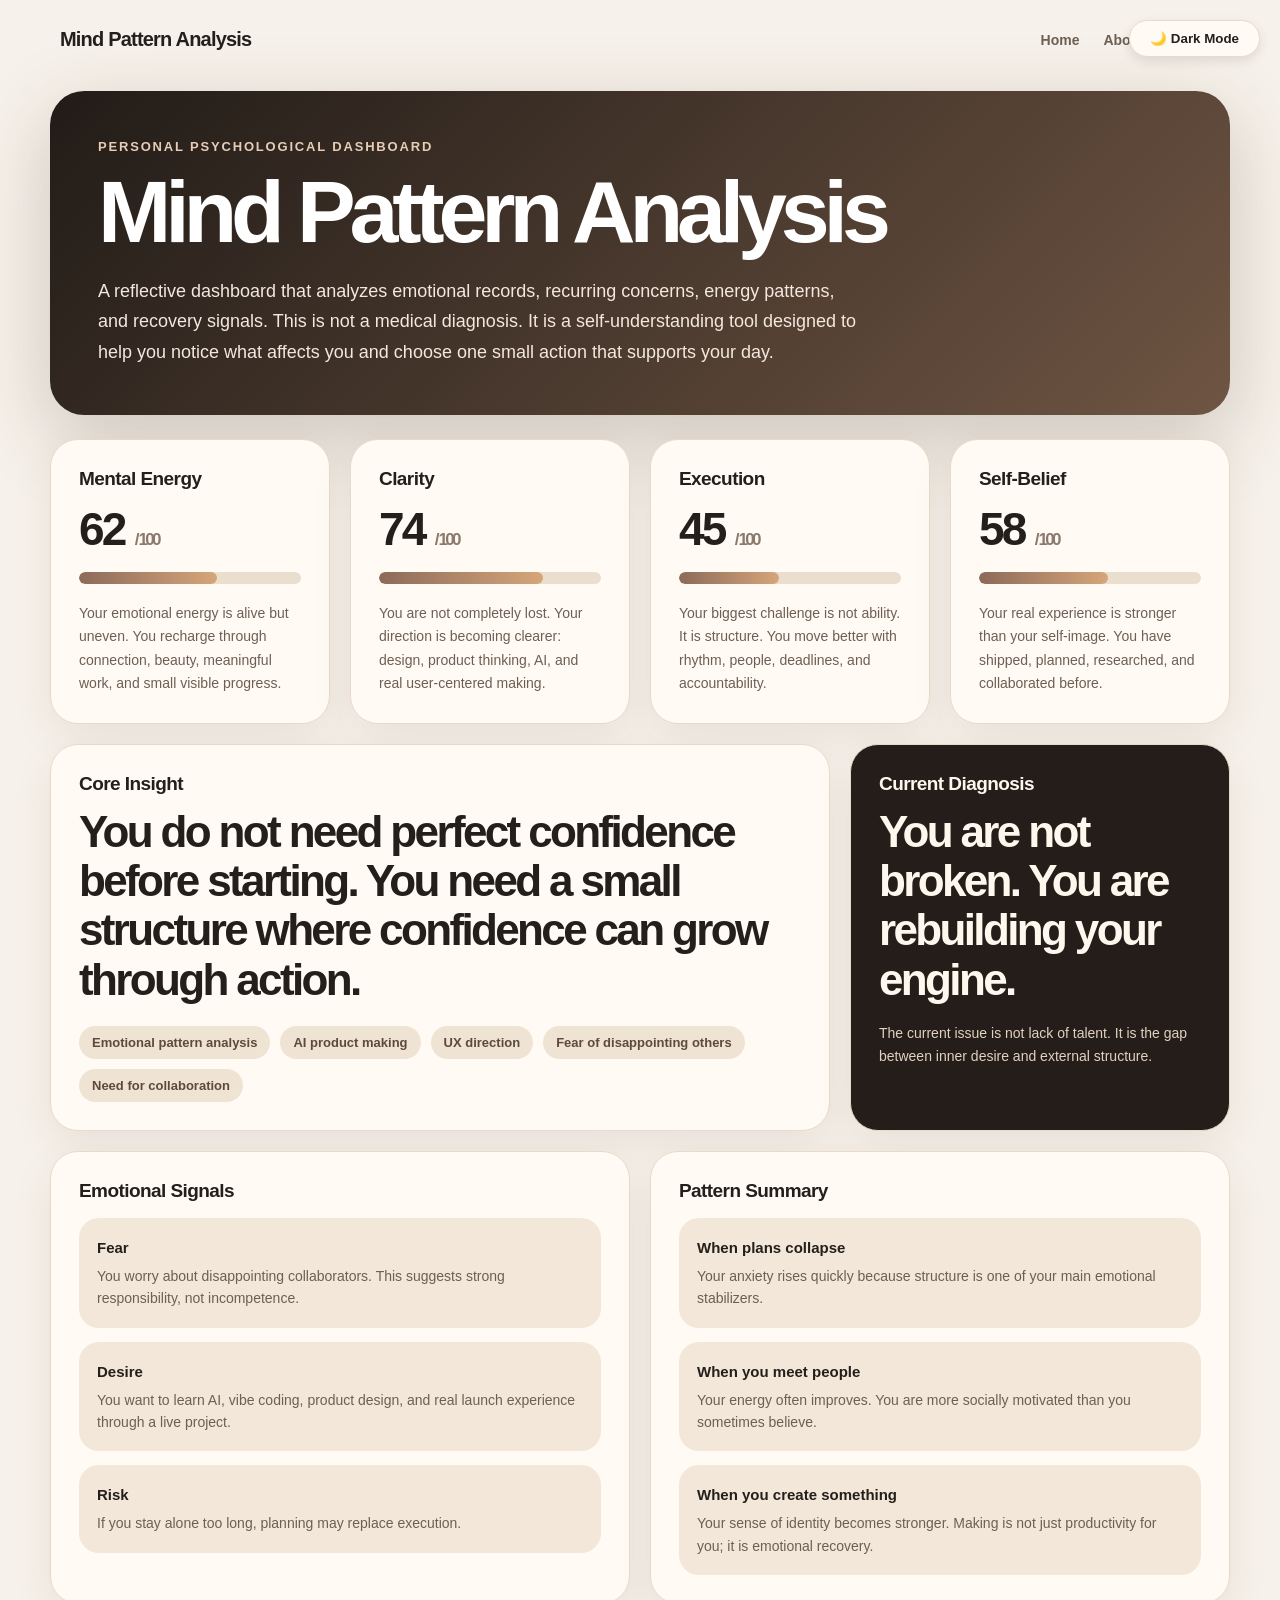
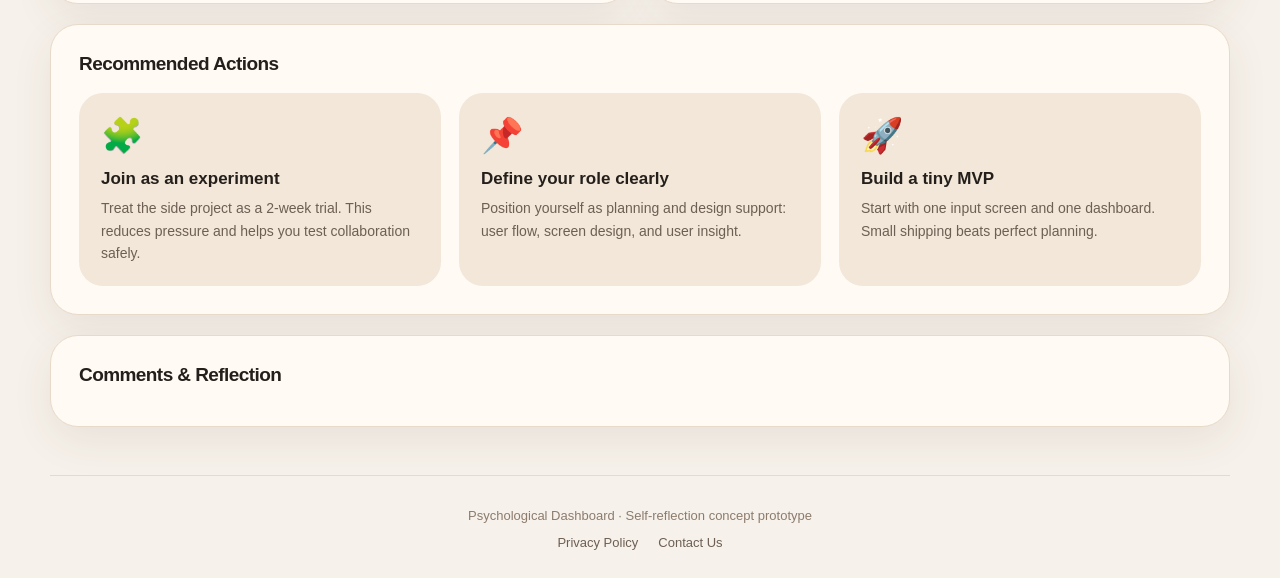
<file: index.html>
<!DOCTYPE html>
<html lang="en">
<head>
  <meta charset="UTF-8" />
  <!-- Google tag (gtag.js) -->
  <script async src="https://www.googletagmanager.com/gtag/js?id=G-PSB7CBR5FW"></script>
  <script>
    window.dataLayer = window.dataLayer || [];
    function gtag(){dataLayer.push(arguments);}
    gtag('js', new Date());

    gtag('config', 'G-PSB7CBR5FW');
  </script>
  <meta name="viewport" content="width=device-width, initial-scale=1.0" />
  <title>Psychological Dashboard</title>
  <link rel="stylesheet" href="style.css">
  <script async src="https://pagead2.googlesyndication.com/pagead/js/adsbygoogle.js?client=ca-pub-2949135757349035"
     crossorigin="anonymous"></script>
  <meta name="google-adsense-account" content="ca-pub-2949135757349035">
</head>

<body>
  <button class="theme-toggle" id="theme-toggle">🌙 Dark Mode</button>
  
  <main class="container">
    <header>
      <a href="index.html" class="logo">Mind Pattern Analysis</a>
      <nav>
        <a href="index.html">Home</a>
        <a href="about.html">About</a>
        <a href="contact.html">Contact</a>
      </nav>
    </header>

    <section class="hero">
      <div class="eyebrow">Personal Psychological Dashboard</div>
      <h1>Mind Pattern Analysis</h1>
      <p>
        A reflective dashboard that analyzes emotional records, recurring concerns,
        energy patterns, and recovery signals. This is not a medical diagnosis.
        It is a self-understanding tool designed to help you notice what affects you
        and choose one small action that supports your day.
      </p>
    </section>

    <section class="grid">

      <div class="card span-3">
        <h2>Mental Energy</h2>
        <div class="score">62 <span>/ 100</span></div>
        <div class="bar"><div class="fill" style="width: 62%;"></div></div>
        <p class="desc">
          Your emotional energy is alive but uneven. You recharge through connection,
          beauty, meaningful work, and small visible progress.
        </p>
      </div>

      <div class="card span-3">
        <h2>Clarity</h2>
        <div class="score">74 <span>/ 100</span></div>
        <div class="bar"><div class="fill" style="width: 74%;"></div></div>
        <p class="desc">
          You are not completely lost. Your direction is becoming clearer:
          design, product thinking, AI, and real user-centered making.
        </p>
      </div>

      <div class="card span-3">
        <h2>Execution</h2>
        <div class="score">45 <span>/ 100</span></div>
        <div class="bar"><div class="fill" style="width: 45%;"></div></div>
        <p class="desc">
          Your biggest challenge is not ability. It is structure.
          You move better with rhythm, people, deadlines, and accountability.
        </p>
      </div>

      <div class="card span-3">
        <h2>Self-Belief</h2>
        <div class="score">58 <span>/ 100</span></div>
        <div class="bar"><div class="fill" style="width: 58%;"></div></div>
        <p class="desc">
          Your real experience is stronger than your self-image.
          You have shipped, planned, researched, and collaborated before.
        </p>
      </div>

      <div class="card span-8">
        <h2>Core Insight</h2>
        <p class="big-insight">
          You do not need perfect confidence before starting.
          You need a small structure where confidence can grow through action.
        </p>

        <div class="tags">
          <span class="tag">Emotional pattern analysis</span>
          <span class="tag">AI product making</span>
          <span class="tag">UX direction</span>
          <span class="tag">Fear of disappointing others</span>
          <span class="tag">Need for collaboration</span>
        </div>
      </div>

      <div class="card span-4 dark">
        <h2>Current Diagnosis</h2>
        <p class="big-insight">
          You are not broken. You are rebuilding your engine.
        </p>
        <p class="desc" style="margin-top: 18px;">
          The current issue is not lack of talent. It is the gap between
          inner desire and external structure.
        </p>
      </div>

      <div class="card span-6">
        <h2>Emotional Signals</h2>
        <div class="list">
          <div class="item">
            <strong>Fear</strong>
            You worry about disappointing collaborators. This suggests strong responsibility,
            not incompetence.
          </div>

          <div class="item">
            <strong>Desire</strong>
            You want to learn AI, vibe coding, product design, and real launch experience
            through a live project.
          </div>

          <div class="item">
            <strong>Risk</strong>
            If you stay alone too long, planning may replace execution.
          </div>
        </div>
      </div>

      <div class="card span-6">
        <h2>Pattern Summary</h2>
        <div class="list">
          <div class="item">
            <strong>When plans collapse</strong>
            Your anxiety rises quickly because structure is one of your main emotional stabilizers.
          </div>

          <div class="item">
            <strong>When you meet people</strong>
            Your energy often improves. You are more socially motivated than you sometimes believe.
          </div>

          <div class="item">
            <strong>When you create something</strong>
            Your sense of identity becomes stronger. Making is not just productivity for you;
            it is emotional recovery.
          </div>
        </div>
      </div>

      <div class="card span-12">
        <h2>Recommended Actions</h2>
        <div class="recommendations">
          <div class="rec">
            <div class="emoji">🧩</div>
            <h3>Join as an experiment</h3>
            <p>Treat the side project as a 2-week trial. This reduces pressure and helps you test collaboration safely.</p>
          </div>
          <div class="rec">
            <div class="emoji">📌</div>
            <h3>Define your role clearly</h3>
            <p>Position yourself as planning and design support: user flow, screen design, and user insight.</p>
          </div>
          <div class="rec">
            <div class="emoji">🚀</div>
            <h3>Build a tiny MVP</h3>
            <p>Start with one input screen and one dashboard. Small shipping beats perfect planning.</p>
          </div>
        </div>
      </div>

      <div class="card span-12">
        <h2>Comments & Reflection</h2>
        <div id="disqus_thread"></div>
        <script>
            var disqus_config = function () {
            this.page.url = window.location.href;  
            this.page.identifier = window.location.pathname; 
            };
            (function() { 
            var d = document, s = d.createElement('script');
            s.src = 'https://practice-ru4dzqt4wk.disqus.com/embed.js';
            s.setAttribute('data-timestamp', +new Date());
            (d.head || d.body).appendChild(s);
            })();
        </script>
      </div>
    </section>

    <div class="footer">
      Psychological Dashboard · Self-reflection concept prototype
      <div class="footer-links">
        <a href="privacy.html">Privacy Policy</a>
        <a href="contact.html">Contact Us</a>
      </div>
    </div>

    <script id="dsq-count-scr" src="//practice-ru4dzqt4wk.disqus.com/count.js" async></script>

  </main>

  <script src="main.js"></script>

</body>
</html>
</file>
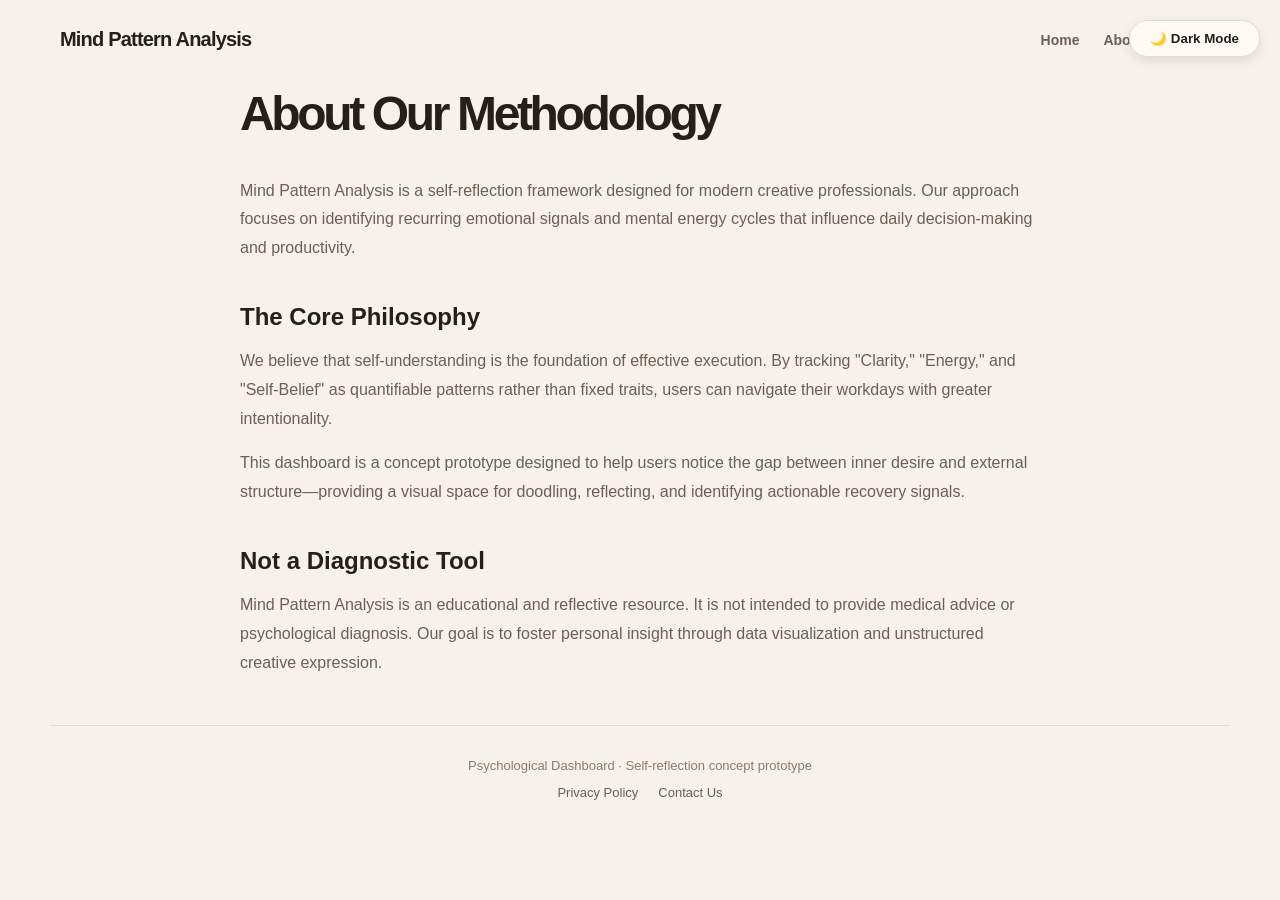
<file: about.html>
<!DOCTYPE html>
<html lang="en">
<head>
  <meta charset="UTF-8" />
  <!-- Google tag (gtag.js) -->
  <script async src="https://www.googletagmanager.com/gtag/js?id=G-PSB7CBR5FW"></script>
  <script>
    window.dataLayer = window.dataLayer || [];
    function gtag(){dataLayer.push(arguments);}
    gtag('js', new Date());

    gtag('config', 'G-PSB7CBR5FW');
  </script>
  <meta name="viewport" content="width=device-width, initial-scale=1.0" />
  <title>About Us - Mind Pattern Analysis</title>
  <link rel="stylesheet" href="style.css">
  <script async src="https://pagead2.googlesyndication.com/pagead/js/adsbygoogle.js?client=ca-pub-2949135757349035"
     crossorigin="anonymous"></script>
  <meta name="google-adsense-account" content="ca-pub-2949135757349035">
</head>

<body>
  <button class="theme-toggle" id="theme-toggle">🌙 Dark Mode</button>
  
  <main class="container">
    <header>
      <a href="index.html" class="logo">Mind Pattern Analysis</a>
      <nav>
        <a href="index.html">Home</a>
        <a href="about.html">About</a>
        <a href="contact.html">Contact</a>
      </nav>
    </header>

    <article class="content-page">
      <section>
        <h1>About Our Methodology</h1>
        <p>
          Mind Pattern Analysis is a self-reflection framework designed for modern creative professionals. 
          Our approach focuses on identifying recurring emotional signals and mental energy cycles that 
          influence daily decision-making and productivity.
        </p>
      </section>

      <section>
        <h2>The Core Philosophy</h2>
        <p>
          We believe that self-understanding is the foundation of effective execution. 
          By tracking "Clarity," "Energy," and "Self-Belief" as quantifiable patterns rather than 
          fixed traits, users can navigate their workdays with greater intentionality.
        </p>
        <p>
          This dashboard is a concept prototype designed to help users notice the gap 
          between inner desire and external structure—providing a visual space for 
          doodling, reflecting, and identifying actionable recovery signals.
        </p>
      </section>

      <section>
        <h2>Not a Diagnostic Tool</h2>
        <p>
          Mind Pattern Analysis is an educational and reflective resource. 
          It is not intended to provide medical advice or psychological diagnosis. 
          Our goal is to foster personal insight through data visualization and 
          unstructured creative expression.
        </p>
      </section>
    </article>

    <div class="footer">
      Psychological Dashboard · Self-reflection concept prototype
      <div class="footer-links">
        <a href="privacy.html">Privacy Policy</a>
        <a href="contact.html">Contact Us</a>
      </div>
    </div>

  </main>

  <script src="main.js"></script>
</body>
</html>
</file>
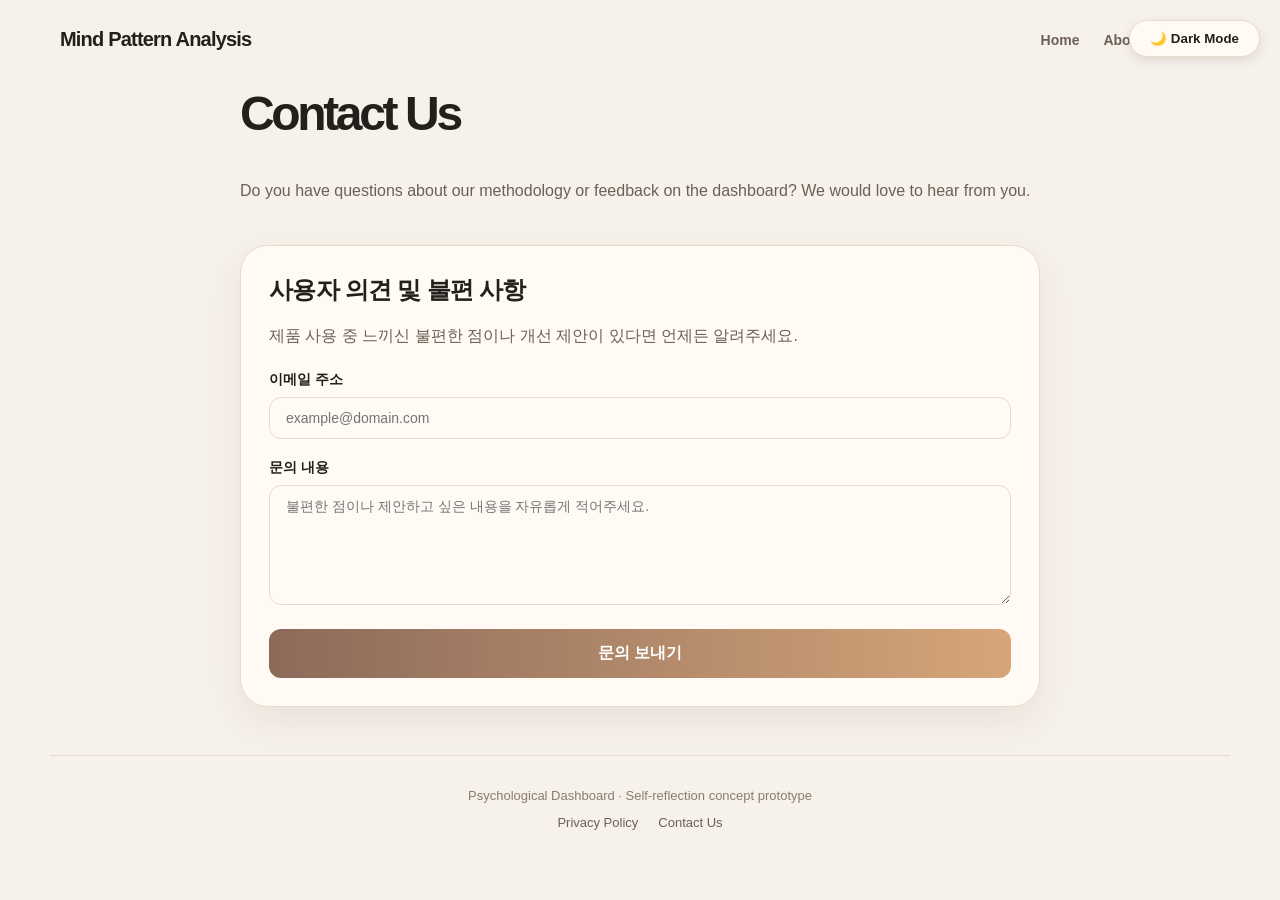
<file: contact.html>
<!DOCTYPE html>
<html lang="en">
<head>
  <meta charset="UTF-8" />
  <!-- Google tag (gtag.js) -->
  <script async src="https://www.googletagmanager.com/gtag/js?id=G-PSB7CBR5FW"></script>
  <script>
    window.dataLayer = window.dataLayer || [];
    function gtag(){dataLayer.push(arguments);}
    gtag('js', new Date());

    gtag('config', 'G-PSB7CBR5FW');
  </script>
  <meta name="viewport" content="width=device-width, initial-scale=1.0" />
  <title>Contact Us - Mind Pattern Analysis</title>
  <link rel="stylesheet" href="style.css">
  <script async src="https://pagead2.googlesyndication.com/pagead/js/adsbygoogle.js?client=ca-pub-2949135757349035"
     crossorigin="anonymous"></script>
  <meta name="google-adsense-account" content="ca-pub-2949135757349035">
</head>

<body>
  <button class="theme-toggle" id="theme-toggle">🌙 Dark Mode</button>
  
  <main class="container">
    <header>
      <a href="index.html" class="logo">Mind Pattern Analysis</a>
      <nav>
        <a href="index.html">Home</a>
        <a href="about.html">About</a>
        <a href="contact.html">Contact</a>
      </nav>
    </header>

    <article class="content-page">
      <section>
        <h1>Contact Us</h1>
        <p>
          Do you have questions about our methodology or feedback on the dashboard? 
          We would love to hear from you.
        </p>
      </section>

      <div class="card span-12 partnership-section">
        <h2>사용자 의견 및 불편 사항</h2>
        <p class="desc" style="margin-bottom: 20px;">제품 사용 중 느끼신 불편한 점이나 개선 제안이 있다면 언제든 알려주세요.</p>
        <form action="https://formspree.io/f/xzdwnanj" method="POST">
          <div class="form-group">
            <label>이메일 주소</label>
            <input type="email" name="email" class="form-control" placeholder="example@domain.com" required>
          </div>
          <div class="form-group">
            <label>문의 내용</label>
            <textarea name="message" class="form-control" placeholder="불편한 점이나 제안하고 싶은 내용을 자유롭게 적어주세요." required></textarea>
          </div>
          <button type="submit" class="submit-btn">문의 보내기</button>
        </form>
      </div>
    </article>

    <div class="footer">
      Psychological Dashboard · Self-reflection concept prototype
      <div class="footer-links">
        <a href="privacy.html">Privacy Policy</a>
        <a href="contact.html">Contact Us</a>
      </div>
    </div>

  </main>

  <script src="main.js"></script>
</body>
</html>
</file>
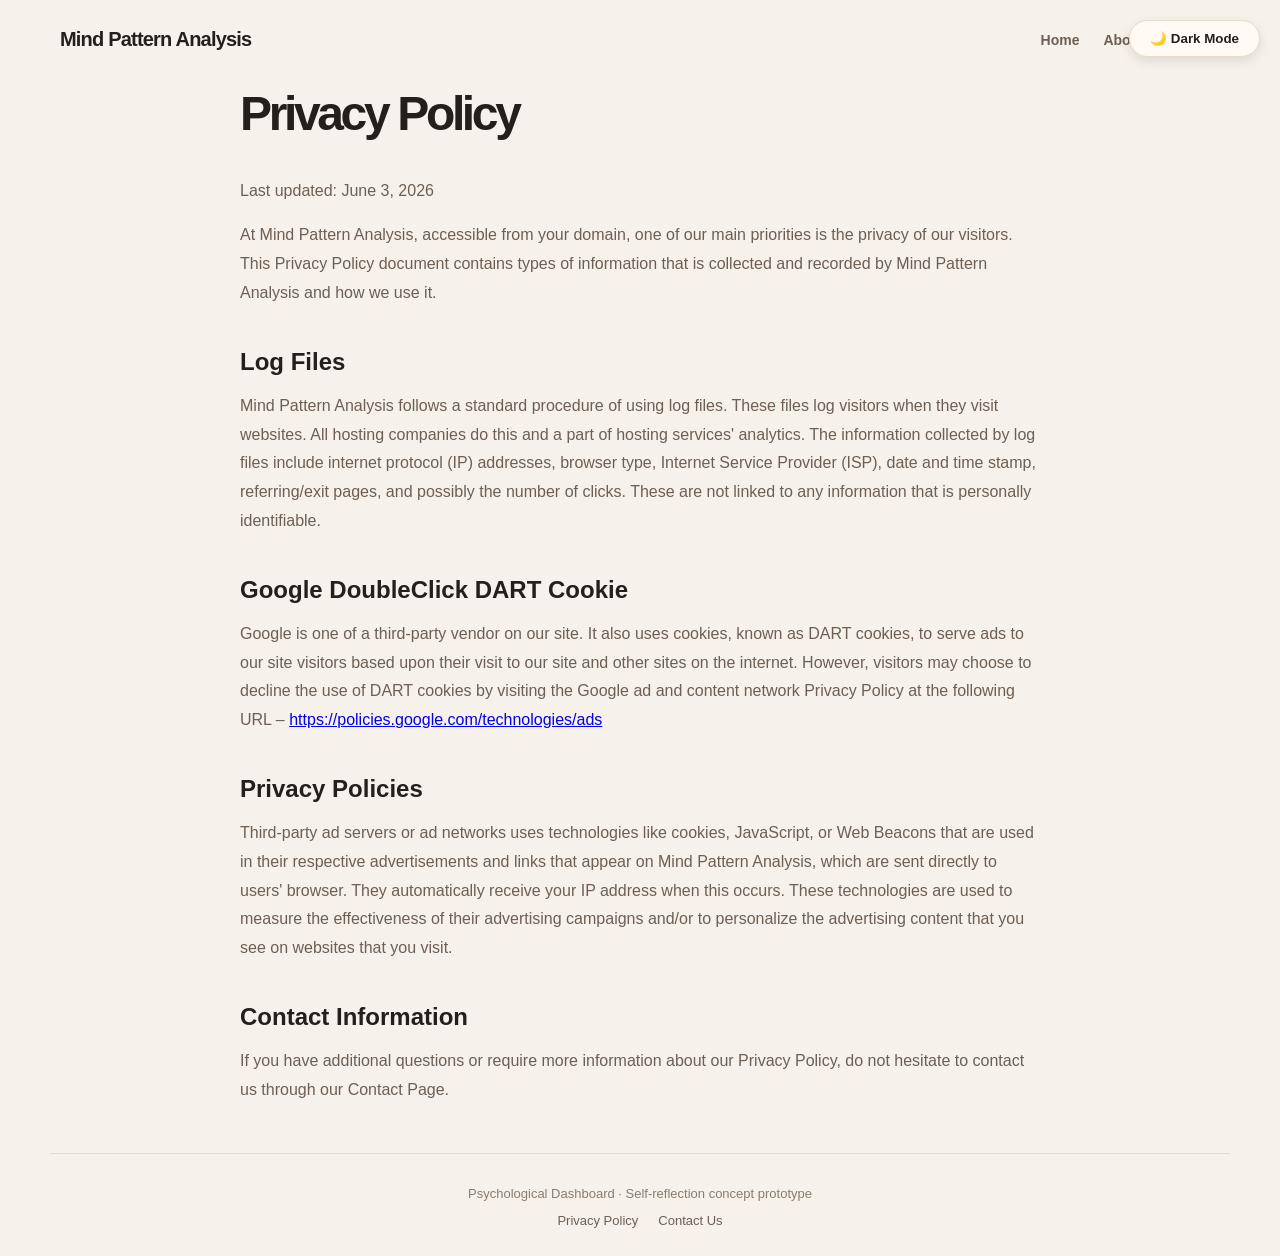
<file: privacy.html>
<!DOCTYPE html>
<html lang="en">
<head>
  <meta charset="UTF-8" />
  <!-- Google tag (gtag.js) -->
  <script async src="https://www.googletagmanager.com/gtag/js?id=G-PSB7CBR5FW"></script>
  <script>
    window.dataLayer = window.dataLayer || [];
    function gtag(){dataLayer.push(arguments);}
    gtag('js', new Date());

    gtag('config', 'G-PSB7CBR5FW');
  </script>
  <meta name="viewport" content="width=device-width, initial-scale=1.0" />
  <title>Privacy Policy - Mind Pattern Analysis</title>
  <link rel="stylesheet" href="style.css">
  <script async src="https://pagead2.googlesyndication.com/pagead/js/adsbygoogle.js?client=ca-pub-2949135757349035"
     crossorigin="anonymous"></script>
  <meta name="google-adsense-account" content="ca-pub-2949135757349035">
</head>

<body>
  <button class="theme-toggle" id="theme-toggle">🌙 Dark Mode</button>
  
  <main class="container">
    <header>
      <a href="index.html" class="logo">Mind Pattern Analysis</a>
      <nav>
        <a href="index.html">Home</a>
        <a href="about.html">About</a>
        <a href="contact.html">Contact</a>
      </nav>
    </header>

    <article class="content-page">
      <section>
        <h1>Privacy Policy</h1>
        <p>Last updated: June 3, 2026</p>
        <p>
          At Mind Pattern Analysis, accessible from your domain, one of our main priorities is the privacy of our visitors. 
          This Privacy Policy document contains types of information that is collected and recorded by Mind Pattern Analysis and how we use it.
        </p>
      </section>

      <section>
        <h2>Log Files</h2>
        <p>
          Mind Pattern Analysis follows a standard procedure of using log files. These files log visitors when they visit websites. 
          All hosting companies do this and a part of hosting services' analytics. The information collected by log files 
          include internet protocol (IP) addresses, browser type, Internet Service Provider (ISP), date and time stamp, 
          referring/exit pages, and possibly the number of clicks. These are not linked to any information that is personally identifiable.
        </p>
      </section>

      <section>
        <h2>Google DoubleClick DART Cookie</h2>
        <p>
          Google is one of a third-party vendor on our site. It also uses cookies, known as DART cookies, 
          to serve ads to our site visitors based upon their visit to our site and other sites on the internet. 
          However, visitors may choose to decline the use of DART cookies by visiting the Google ad and content 
          network Privacy Policy at the following URL – <a href="https://policies.google.com/technologies/ads">https://policies.google.com/technologies/ads</a>
        </p>
      </section>

      <section>
        <h2>Privacy Policies</h2>
        <p>
          Third-party ad servers or ad networks uses technologies like cookies, JavaScript, or Web Beacons 
          that are used in their respective advertisements and links that appear on Mind Pattern Analysis, 
          which are sent directly to users' browser. They automatically receive your IP address when this occurs. 
          These technologies are used to measure the effectiveness of their advertising campaigns and/or 
          to personalize the advertising content that you see on websites that you visit.
        </p>
      </section>

      <section>
        <h2>Contact Information</h2>
        <p>
          If you have additional questions or require more information about our Privacy Policy, 
          do not hesitate to contact us through our Contact Page.
        </p>
      </section>
    </article>

    <div class="footer">
      Psychological Dashboard · Self-reflection concept prototype
      <div class="footer-links">
        <a href="privacy.html">Privacy Policy</a>
        <a href="contact.html">Contact Us</a>
      </div>
    </div>

  </main>

  <script src="main.js"></script>
</body>
</html>
</file>
<file: style.css>
:root {
  --bg-color: #f6f1ea;
  --text-color: #241f1b;
  --card-bg: #fffaf4;
  --card-border: #e8dac8;
  --desc-color: #6d5f54;
  --item-bg: #f2e7d8;
  --tag-bg: #efe3d4;
  --tag-text: #5d4a3d;
  --bar-bg: #eadfce;
}

body.dark-theme {
  --bg-color: #1a1614;
  --text-color: #f4e8de;
  --card-bg: #241d19;
  --card-border: #3d342d;
  --desc-color: #b7a99b;
  --item-bg: #2d2621;
  --tag-bg: rgba(255,255,255,0.1);
  --tag-text: #ffe7d2;
  --bar-bg: #3d342d;
}

* {
  margin: 0;
  padding: 0;
  box-sizing: border-box;
  font-family: Inter, -apple-system, BlinkMacSystemFont, "Segoe UI", sans-serif;
}

body {
  background: var(--bg-color);
  color: var(--text-color);
  padding: 28px;
  transition: background 0.3s, color 0.3s;
}

.container {
  max-width: 1180px;
  margin: 0 auto;
}

/* Header & Navigation */
header {
  display: flex;
  justify-content: space-between;
  align-items: center;
  margin-bottom: 40px;
  padding: 0 10px;
}

.logo {
  font-size: 20px;
  font-weight: 850;
  letter-spacing: -0.04em;
  text-decoration: none;
  color: var(--text-color);
}

nav {
  display: flex;
  gap: 24px;
}

nav a {
  text-decoration: none;
  color: var(--desc-color);
  font-size: 14px;
  font-weight: 600;
  transition: color 0.2s;
}

nav a:hover {
  color: var(--text-color);
}

.hero {
  background: linear-gradient(135deg, #211b17, #6f5543);
  color: white;
  border-radius: 34px;
  padding: 48px;
  margin-bottom: 24px;
  box-shadow: 0 24px 80px rgba(60, 40, 25, 0.22);
}

.eyebrow {
  font-size: 13px;
  letter-spacing: 0.14em;
  text-transform: uppercase;
  color: #e7cdb7;
  margin-bottom: 16px;
  font-weight: 700;
}

h1 {
  font-size: clamp(42px, 8vw, 88px);
  line-height: 0.95;
  letter-spacing: -0.07em;
  margin-bottom: 22px;
}

.hero p {
  max-width: 760px;
  color: #f4e8de;
  font-size: 18px;
  line-height: 1.7;
}

.grid {
  display: grid;
  grid-template-columns: repeat(12, 1fr);
  gap: 20px;
}

.card {
  background: var(--card-bg);
  border: 1px solid var(--card-border);
  border-radius: 28px;
  padding: 28px;
  box-shadow: 0 14px 42px rgba(80, 55, 34, 0.08);
}

.span-3 { grid-column: span 3; }
.span-4 { grid-column: span 4; }
.span-6 { grid-column: span 6; }
.span-8 { grid-column: span 8; }
.span-12 { grid-column: span 12; }

.card h2 {
  font-size: 19px;
  letter-spacing: -0.03em;
  margin-bottom: 12px;
}

.score {
  font-size: 46px;
  font-weight: 850;
  letter-spacing: -0.06em;
  margin: 8px 0;
}

.score span {
  font-size: 17px;
  color: #8b7a6b;
}

.bar {
  width: 100%;
  height: 12px;
  background: var(--bar-bg);
  border-radius: 999px;
  overflow: hidden;
  margin: 16px 0 18px;
}

.fill {
  height: 100%;
  border-radius: 999px;
  background: linear-gradient(90deg, #8c6a5a, #d6a679);
}

.desc {
  font-size: 14px;
  line-height: 1.65;
  color: var(--desc-color);
}

.big-insight {
  font-size: clamp(26px, 4vw, 44px);
  line-height: 1.12;
  letter-spacing: -0.06em;
  font-weight: 850;
  margin-top: 12px;
}

.dark {
  background: #241d19;
  color: #fff6ed;
}

.dark .desc {
  color: #e2d1c1;
}

.tags {
  display: flex;
  flex-wrap: wrap;
  gap: 10px;
  margin-top: 22px;
}

.tag {
  background: var(--tag-bg);
  color: var(--tag-text);
  border-radius: 999px;
  padding: 9px 13px;
  font-size: 13px;
  font-weight: 700;
}

.dark .tag {
  background: rgba(255,255,255,0.13);
  color: #ffe7d2;
}

.list {
  display: grid;
  gap: 14px;
  margin-top: 16px;
}

.item {
  background: var(--item-bg);
  border-radius: 20px;
  padding: 18px;
  font-size: 14px;
  line-height: 1.6;
  color: var(--desc-color);
}

.item strong {
  display: block;
  color: var(--text-color);
  margin-bottom: 5px;
  font-size: 15px;
}

.recommendations {
  display: grid;
  grid-template-columns: repeat(3, 1fr);
  gap: 18px;
  margin-top: 18px;
}

.rec {
  background: var(--item-bg);
  border-radius: 24px;
  padding: 22px;
  min-height: 170px;
}

/* Theme Toggle */
.theme-toggle {
  position: fixed;
  top: 20px;
  right: 20px;
  z-index: 1000;
  background: var(--card-bg);
  border: 1px solid var(--card-border);
  padding: 10px 20px;
  border-radius: 999px;
  cursor: pointer;
  font-weight: 600;
  box-shadow: 0 4px 12px rgba(0,0,0,0.1);
  color: var(--text-color);
  transition: all 0.3s;
}

.theme-toggle:hover {
  transform: translateY(-2px);
}

/* Whiteboard Styles */
#whiteboard-canvas {
  width: 100%;
  height: 400px;
  background: white;
  border-radius: 20px;
  cursor: crosshair;
  touch-action: none;
  border: 1px solid var(--card-border);
}

body.dark-theme #whiteboard-canvas {
  background: #f6f1ea;
}

.whiteboard-controls {
  display: flex;
  align-items: center;
  gap: 15px;
  margin-top: 20px;
  flex-wrap: wrap;
}

.btn {
  padding: 10px 20px;
  border-radius: 12px;
  border: 1px solid var(--card-border);
  background: var(--card-bg);
  color: var(--text-color);
  cursor: pointer;
  font-size: 14px;
  font-weight: 600;
  transition: all 0.2s;
}

.btn:hover {
  background: var(--item-bg);
}

.btn.active {
  background: #8c6a5a;
  color: white;
}

input[type="color"] {
  width: 40px;
  height: 40px;
  border: none;
  border-radius: 50%;
  cursor: pointer;
  padding: 0;
  overflow: hidden;
}

.emoji {
  font-size: 34px;
  margin-bottom: 14px;
}

.rec h3 {
  font-size: 17px;
  margin-bottom: 8px;
}

.rec p {
  font-size: 14px;
  color: var(--desc-color);
  line-height: 1.6;
}

.footer {
  text-align: center;
  margin-top: 48px;
  padding-top: 32px;
  border-top: 1px solid var(--card-border);
  color: #8c7c6d;
  font-size: 13px;
}

.footer-links {
  margin-top: 12px;
  display: flex;
  justify-content: center;
  gap: 20px;
}

.footer-links a {
  text-decoration: none;
  color: var(--desc-color);
}

.footer-links a:hover {
  color: var(--text-color);
}

@media (max-width: 900px) {
  body {
    padding: 16px;
  }

  .hero {
    padding: 32px;
    border-radius: 26px;
  }

  .span-3,
  .span-4,
  .span-6,
  .span-8 {
    grid-column: span 12;
  }

  .recommendations {
    grid-template-columns: 1fr;
  }

  header {
    flex-direction: column;
    gap: 20px;
    align-items: flex-start;
  }
}

/* Form Styles */
.form-group {
  margin-bottom: 20px;
}

.form-group label {
  display: block;
  font-size: 14px;
  font-weight: 600;
  margin-bottom: 8px;
  color: var(--text-color);
}

.form-control {
  width: 100%;
  padding: 12px 16px;
  border-radius: 12px;
  border: 1px solid var(--card-border);
  background: var(--card-bg);
  color: var(--text-color);
  font-size: 14px;
  transition: border-color 0.2s;
}

.form-control:focus {
  outline: none;
  border-color: #8c6a5a;
}

textarea.form-control {
  resize: vertical;
  min-height: 120px;
}

.submit-btn {
  width: 100%;
  padding: 14px;
  background: linear-gradient(90deg, #8c6a5a, #d6a679);
  color: white;
  border: none;
  border-radius: 12px;
  font-size: 16px;
  font-weight: 700;
  cursor: pointer;
  transition: opacity 0.2s;
}

.submit-btn:hover {
  opacity: 0.9;
}

/* Utility Classes */
.content-page {
  max-width: 800px;
  margin: 0 auto;
}

.content-page h1 {
  font-size: 48px;
  margin-bottom: 40px;
}

.content-page section {
  margin-bottom: 40px;
}

.content-page h2 {
  font-size: 24px;
  margin-bottom: 16px;
}

.content-page p {
  font-size: 16px;
  line-height: 1.8;
  color: var(--desc-color);
  margin-bottom: 16px;
}
</file>
